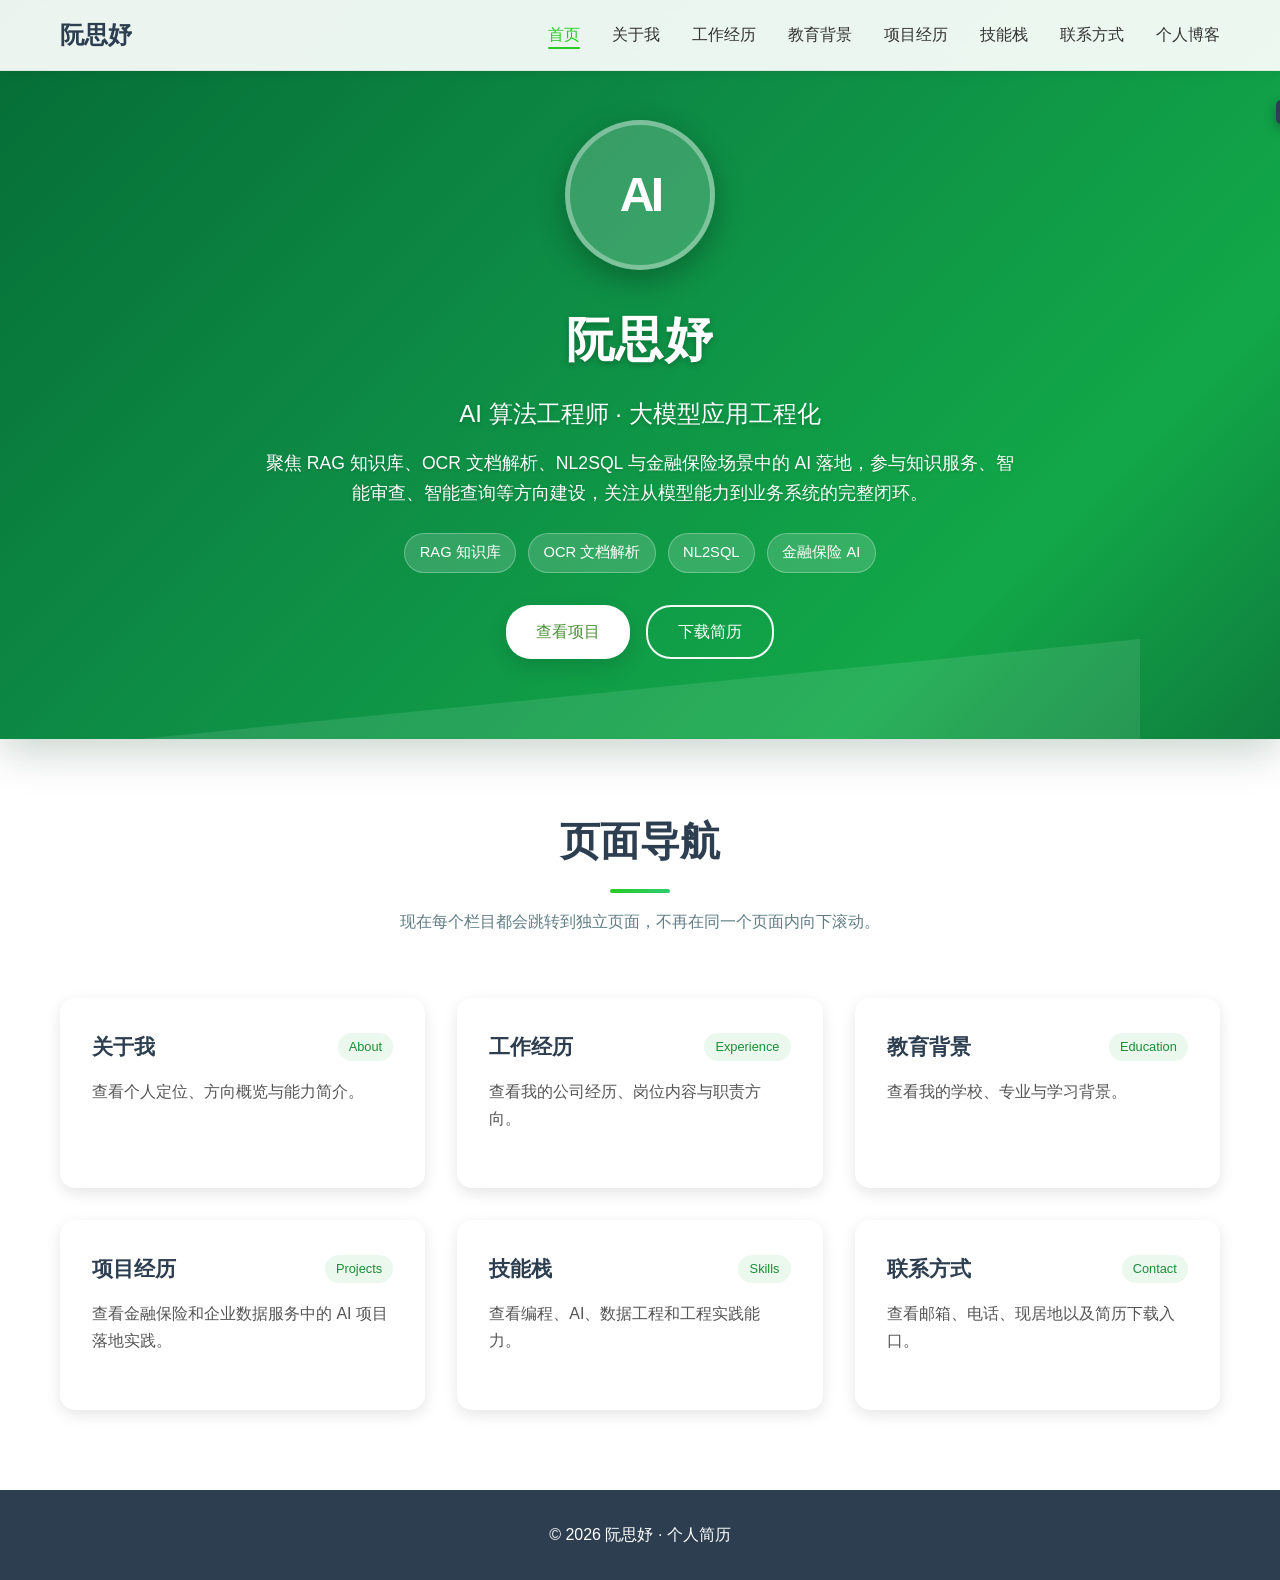
<file: index.html>
<!DOCTYPE html>
<html lang="zh-CN">
<head>
    <meta charset="UTF-8">
    <meta name="viewport" content="width=device-width, initial-scale=1.0">
    <title>阮思妤 - 个人简历</title>
    <meta name="description" content="阮思妤：AI 算法工程师，聚焦 RAG、OCR、NL2SQL、大模型应用工程化与金融保险业务场景。">
    <link rel="stylesheet" href="styles.css">
</head>
<body data-page="home">
    <nav class="navbar" aria-label="主导航">
        <div class="nav-content">
            <a class="logo" href="index.html">阮思妤</a>
            <ul class="nav-menu">
                <li><a href="index.html" data-page-link="home">首页</a></li>
                <li><a href="about.html" data-page-link="about">关于我</a></li>
                <li><a href="experience.html" data-page-link="experience">工作经历</a></li>
                <li><a href="education.html" data-page-link="education">教育背景</a></li>
                <li><a href="projects.html" data-page-link="projects">项目经历</a></li>
                <li><a href="skills.html" data-page-link="skills">技能栈</a></li>
                <li><a href="contact.html" data-page-link="contact">联系方式</a></li>
                <li><a href="https://raarua.github.io/" data-page-link="blog" target="_blank" rel="noopener noreferrer">个人博客</a></li>
            </ul>
            <button class="hamburger" type="button" aria-label="打开导航菜单" aria-expanded="false">
                <span></span>
                <span></span>
                <span></span>
            </button>
        </div>
    </nav>

    <header class="hero home-hero">
        <div class="container hero-content">
            <div class="profile-badge">AI</div>
            <h1>阮思妤</h1>
            <p class="title">AI 算法工程师 · 大模型应用工程化</p>
            <p class="description">
                聚焦 RAG 知识库、OCR 文档解析、NL2SQL 与金融保险场景中的 AI 落地，参与知识服务、智能审查、智能查询等方向建设，关注从模型能力到业务系统的完整闭环。
            </p>
            <div class="hero-tags">
                <span>RAG 知识库</span>
                <span>OCR 文档解析</span>
                <span>NL2SQL</span>
                <span>金融保险 AI</span>
            </div>
            <div class="hero-buttons">
                <a href="projects.html" class="btn primary">查看项目</a>
                <a href="阮思妤-简历.pdf" class="btn secondary" target="_blank" rel="noopener">下载简历</a>
            </div>
        </div>
    </header>

    <main>
        <section class="section page-overview-section">
            <div class="container">
                <div class="section-header reveal">
                    <h2>页面导航</h2>
                    <div class="line"></div>
                    <p class="section-intro">现在每个栏目都会跳转到独立页面，不再在同一个页面内向下滚动。</p>
                </div>
                <div class="projects-grid overview-grid">
                    <a class="project-card reveal overview-card" href="about.html">
                        <div class="project-header">
                            <h3>关于我</h3>
                            <span class="project-mark">About</span>
                        </div>
                        <p class="project-description">查看个人定位、方向概览与能力简介。</p>
                    </a>
                    <a class="project-card reveal overview-card" href="experience.html">
                        <div class="project-header">
                            <h3>工作经历</h3>
                            <span class="project-mark">Experience</span>
                        </div>
                        <p class="project-description">查看我的公司经历、岗位内容与职责方向。</p>
                    </a>
                    <a class="project-card reveal overview-card" href="education.html">
                        <div class="project-header">
                            <h3>教育背景</h3>
                            <span class="project-mark">Education</span>
                        </div>
                        <p class="project-description">查看我的学校、专业与学习背景。</p>
                    </a>
                    <a class="project-card reveal overview-card" href="projects.html">
                        <div class="project-header">
                            <h3>项目经历</h3>
                            <span class="project-mark">Projects</span>
                        </div>
                        <p class="project-description">查看金融保险和企业数据服务中的 AI 项目落地实践。</p>
                    </a>
                    <a class="project-card reveal overview-card" href="skills.html">
                        <div class="project-header">
                            <h3>技能栈</h3>
                            <span class="project-mark">Skills</span>
                        </div>
                        <p class="project-description">查看编程、AI、数据工程和工程实践能力。</p>
                    </a>
                    <a class="project-card reveal overview-card" href="contact.html">
                        <div class="project-header">
                            <h3>联系方式</h3>
                            <span class="project-mark">Contact</span>
                        </div>
                        <p class="project-description">查看邮箱、电话、现居地以及简历下载入口。</p>
                    </a>
                </div>
            </div>
        </section>
    </main>

    <footer class="footer">
        <p>© 2026 阮思妤 · 个人简历</p>
    </footer>

    <button class="back-to-top" type="button" aria-label="返回顶部">↑</button>
    <div class="toast" role="status" aria-live="polite"></div>

    <script src="script.js"></script>
</body>
</html>
</file>
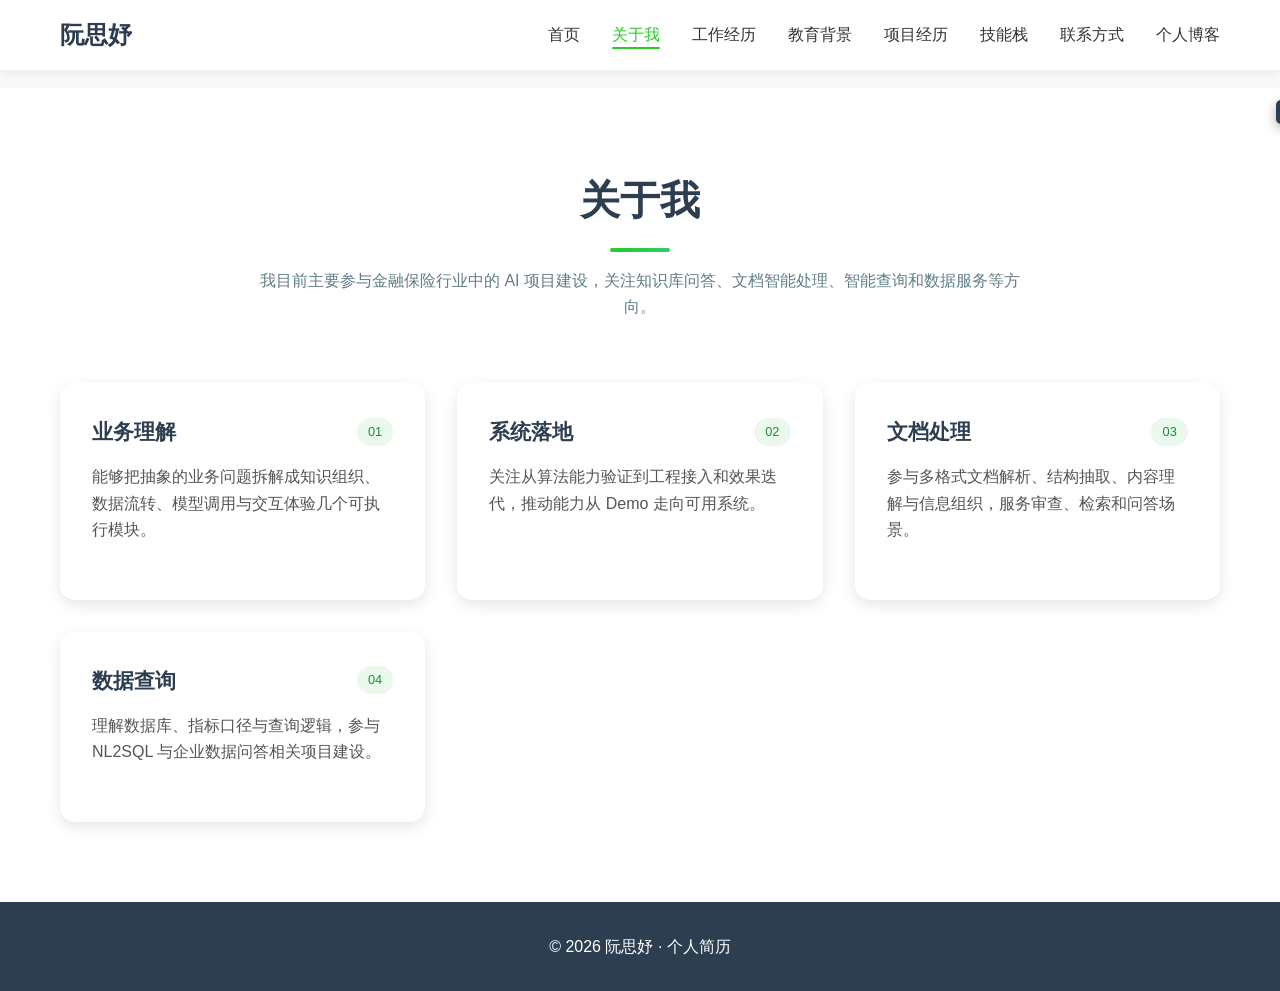
<file: about.html>
<!DOCTYPE html>
<html lang="zh-CN">
<head>
    <meta charset="UTF-8">
    <meta name="viewport" content="width=device-width, initial-scale=1.0">
    <title>关于我 - 阮思妤</title>
    <meta name="description" content="阮思妤的个人简介与能力概览。">
    <link rel="stylesheet" href="styles.css">
</head>
<body data-page="about">
    <nav class="navbar" aria-label="主导航">
        <div class="nav-content">
            <a class="logo" href="index.html">阮思妤</a>
            <ul class="nav-menu">
                <li><a href="index.html" data-page-link="home">首页</a></li>
                <li><a href="about.html" data-page-link="about">关于我</a></li>
                <li><a href="experience.html" data-page-link="experience">工作经历</a></li>
                <li><a href="education.html" data-page-link="education">教育背景</a></li>
                <li><a href="projects.html" data-page-link="projects">项目经历</a></li>
                <li><a href="skills.html" data-page-link="skills">技能栈</a></li>
                <li><a href="contact.html" data-page-link="contact">联系方式</a></li>
                <li><a href="https://raarua.github.io/" data-page-link="blog" target="_blank" rel="noopener noreferrer">个人博客</a></li>
            </ul>
            <button class="hamburger" type="button" aria-label="打开导航菜单" aria-expanded="false">
                <span></span>
                <span></span>
                <span></span>
            </button>
        </div>
    </nav>

    <main class="inner-page-main">
        <section class="section inner-page-section">
            <div class="container">
                <div class="section-header reveal">
                    <h2>关于我</h2>
                    <div class="line"></div>
                    <p class="section-intro">我目前主要参与金融保险行业中的 AI 项目建设，关注知识库问答、文档智能处理、智能查询和数据服务等方向。</p>
                </div>
                <div class="projects-grid">
                    <article class="project-card reveal">
                        <div class="project-header">
                            <h3>业务理解</h3>
                            <span class="project-mark">01</span>
                        </div>
                        <p class="project-description">能够把抽象的业务问题拆解成知识组织、数据流转、模型调用与交互体验几个可执行模块。</p>
                    </article>
                    <article class="project-card reveal">
                        <div class="project-header">
                            <h3>系统落地</h3>
                            <span class="project-mark">02</span>
                        </div>
                        <p class="project-description">关注从算法能力验证到工程接入和效果迭代，推动能力从 Demo 走向可用系统。</p>
                    </article>
                    <article class="project-card reveal">
                        <div class="project-header">
                            <h3>文档处理</h3>
                            <span class="project-mark">03</span>
                        </div>
                        <p class="project-description">参与多格式文档解析、结构抽取、内容理解与信息组织，服务审查、检索和问答场景。</p>
                    </article>
                    <article class="project-card reveal">
                        <div class="project-header">
                            <h3>数据查询</h3>
                            <span class="project-mark">04</span>
                        </div>
                        <p class="project-description">理解数据库、指标口径与查询逻辑，参与 NL2SQL 与企业数据问答相关项目建设。</p>
                    </article>
                </div>
            </div>
        </section>
    </main>

    <footer class="footer">
        <p>© 2026 阮思妤 · 个人简历</p>
    </footer>

    <button class="back-to-top" type="button" aria-label="返回顶部">↑</button>
    <div class="toast" role="status" aria-live="polite"></div>

    <script src="script.js"></script>
</body>
</html>
</file>
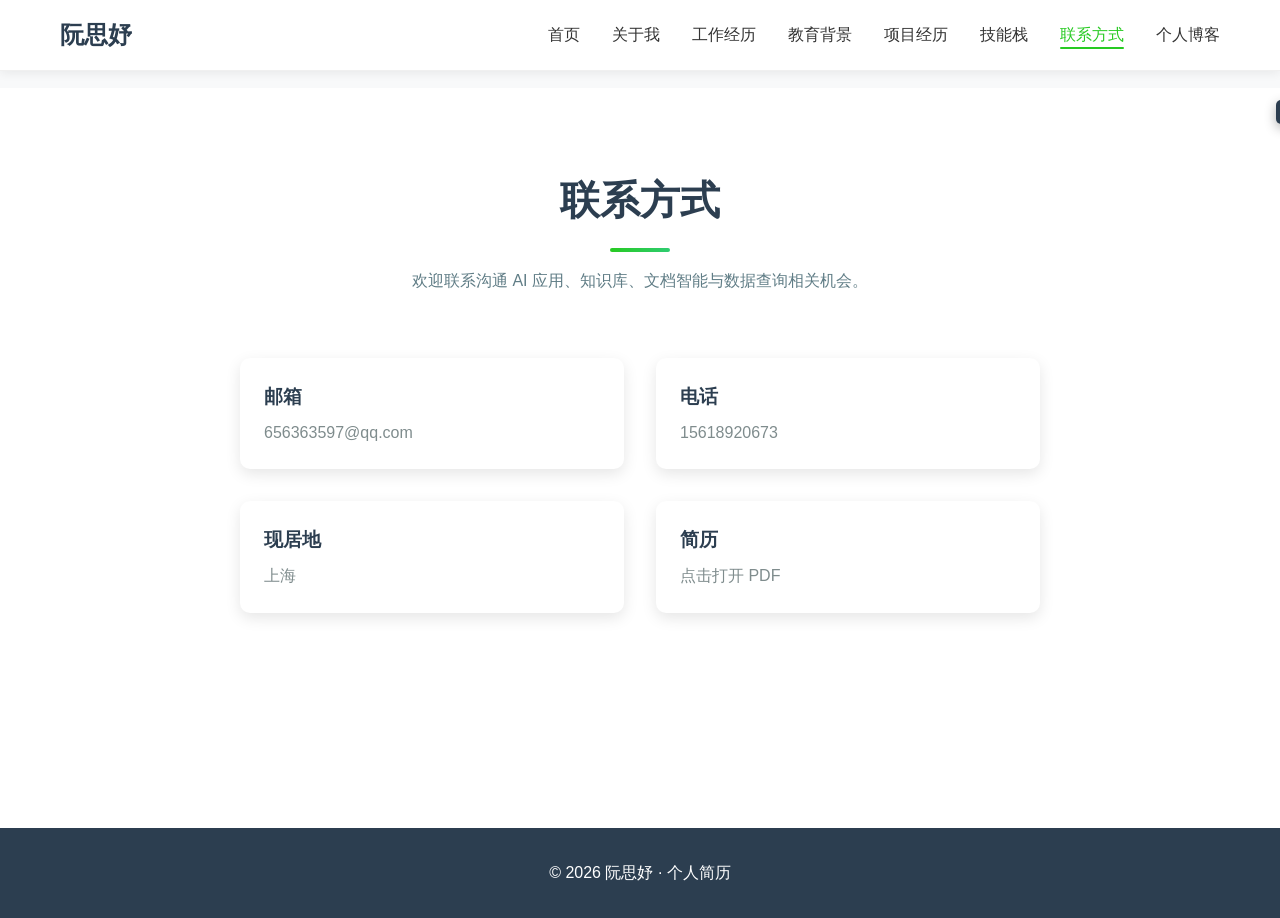
<file: contact.html>
<!DOCTYPE html>
<html lang="zh-CN">
<head>
    <meta charset="UTF-8">
    <meta name="viewport" content="width=device-width, initial-scale=1.0">
    <title>联系方式 - 阮思妤</title>
    <meta name="description" content="阮思妤的联系方式。">
    <link rel="stylesheet" href="styles.css">
</head>
<body data-page="contact">
    <nav class="navbar" aria-label="主导航">
        <div class="nav-content">
            <a class="logo" href="index.html">阮思妤</a>
            <ul class="nav-menu">
                <li><a href="index.html" data-page-link="home">首页</a></li>
                <li><a href="about.html" data-page-link="about">关于我</a></li>
                <li><a href="experience.html" data-page-link="experience">工作经历</a></li>
                <li><a href="education.html" data-page-link="education">教育背景</a></li>
                <li><a href="projects.html" data-page-link="projects">项目经历</a></li>
                <li><a href="skills.html" data-page-link="skills">技能栈</a></li>
                <li><a href="contact.html" data-page-link="contact">联系方式</a></li>
                <li><a href="https://raarua.github.io/" data-page-link="blog" target="_blank" rel="noopener noreferrer">个人博客</a></li>
            </ul>
            <button class="hamburger" type="button" aria-label="打开导航菜单" aria-expanded="false">
                <span></span>
                <span></span>
                <span></span>
            </button>
        </div>
    </nav>

    <main class="inner-page-main">
        <section class="section inner-page-section">
            <div class="container">
                <div class="section-header reveal">
                    <h2>联系方式</h2>
                    <div class="line"></div>
                    <p class="section-intro">欢迎联系沟通 AI 应用、知识库、文档智能与数据查询相关机会。</p>
                </div>
                <div class="contact-container">
                    <div class="contact-info">
                        <button class="contact-item reveal" type="button" data-copy="656363597@qq.com">
                            <div>
                                <h3>邮箱</h3>
                                <p>656363597@qq.com</p>
                            </div>
                        </button>
                        <button class="contact-item reveal" type="button" data-copy="15618920673">
                            <div>
                                <h3>电话</h3>
                                <p>15618920673</p>
                            </div>
                        </button>
                        <button class="contact-item reveal" type="button" data-copy="上海">
                            <div>
                                <h3>现居地</h3>
                                <p>上海</p>
                            </div>
                        </button>
                        <a class="contact-item reveal" href="阮思妤-简历.pdf" target="_blank" rel="noopener">
                            <div>
                                <h3>简历</h3>
                                <p>点击打开 PDF</p>
                            </div>
                        </a>
                    </div>
                </div>
            </div>
        </section>
    </main>

    <footer class="footer">
        <p>© 2026 阮思妤 · 个人简历</p>
    </footer>

    <button class="back-to-top" type="button" aria-label="返回顶部">↑</button>
    <div class="toast" role="status" aria-live="polite"></div>

    <script src="script.js"></script>
</body>
</html>
</file>
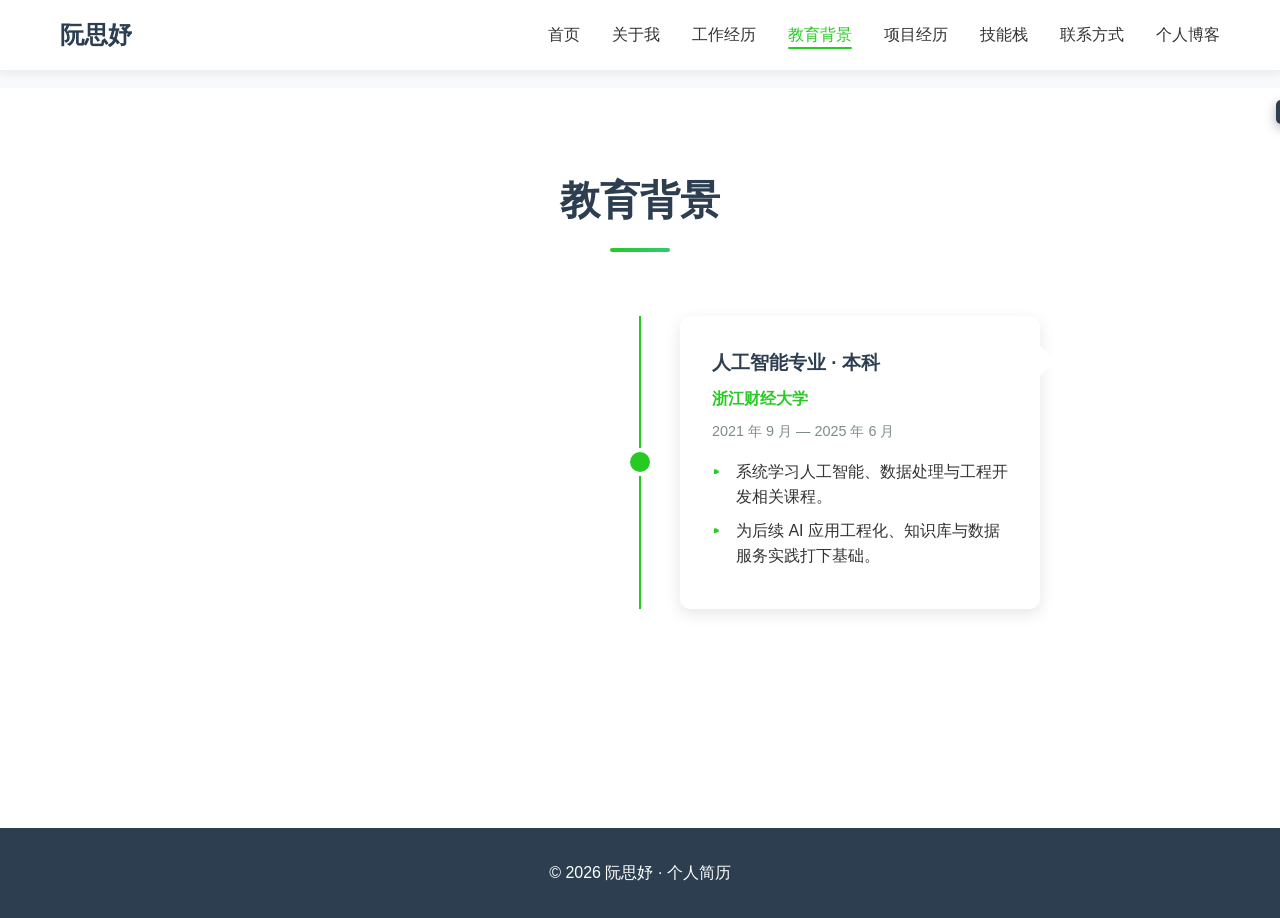
<file: education.html>
<!DOCTYPE html>
<html lang="zh-CN">
<head>
    <meta charset="UTF-8">
    <meta name="viewport" content="width=device-width, initial-scale=1.0">
    <title>教育背景 - 阮思妤</title>
    <meta name="description" content="阮思妤的教育背景。">
    <link rel="stylesheet" href="styles.css">
</head>
<body data-page="education">
    <nav class="navbar" aria-label="主导航">
        <div class="nav-content">
            <a class="logo" href="index.html">阮思妤</a>
            <ul class="nav-menu">
                <li><a href="index.html" data-page-link="home">首页</a></li>
                <li><a href="about.html" data-page-link="about">关于我</a></li>
                <li><a href="experience.html" data-page-link="experience">工作经历</a></li>
                <li><a href="education.html" data-page-link="education">教育背景</a></li>
                <li><a href="projects.html" data-page-link="projects">项目经历</a></li>
                <li><a href="skills.html" data-page-link="skills">技能栈</a></li>
                <li><a href="contact.html" data-page-link="contact">联系方式</a></li>
                <li><a href="https://raarua.github.io/" data-page-link="blog" target="_blank" rel="noopener noreferrer">个人博客</a></li>
            </ul>
            <button class="hamburger" type="button" aria-label="打开导航菜单" aria-expanded="false">
                <span></span>
                <span></span>
                <span></span>
            </button>
        </div>
    </nav>

    <main class="inner-page-main">
        <section class="section inner-page-section">
            <div class="container">
                <div class="section-header reveal">
                    <h2>教育背景</h2>
                    <div class="line"></div>
                </div>
                <div class="timeline reveal">
                    <article class="timeline-item">
                        <span class="timeline-dot"></span>
                        <div class="timeline-content">
                            <h3>人工智能专业 · 本科</h3>
                            <p class="company">浙江财经大学</p>
                            <p class="duration">2021 年 9 月 — 2025 年 6 月</p>
                            <ul>
                                <li>系统学习人工智能、数据处理与工程开发相关课程。</li>
                                <li>为后续 AI 应用工程化、知识库与数据服务实践打下基础。</li>
                            </ul>
                        </div>
                    </article>
                </div>
            </div>
        </section>
    </main>

    <footer class="footer">
        <p>© 2026 阮思妤 · 个人简历</p>
    </footer>

    <button class="back-to-top" type="button" aria-label="返回顶部">↑</button>
    <div class="toast" role="status" aria-live="polite"></div>

    <script src="script.js"></script>
</body>
</html>
</file>
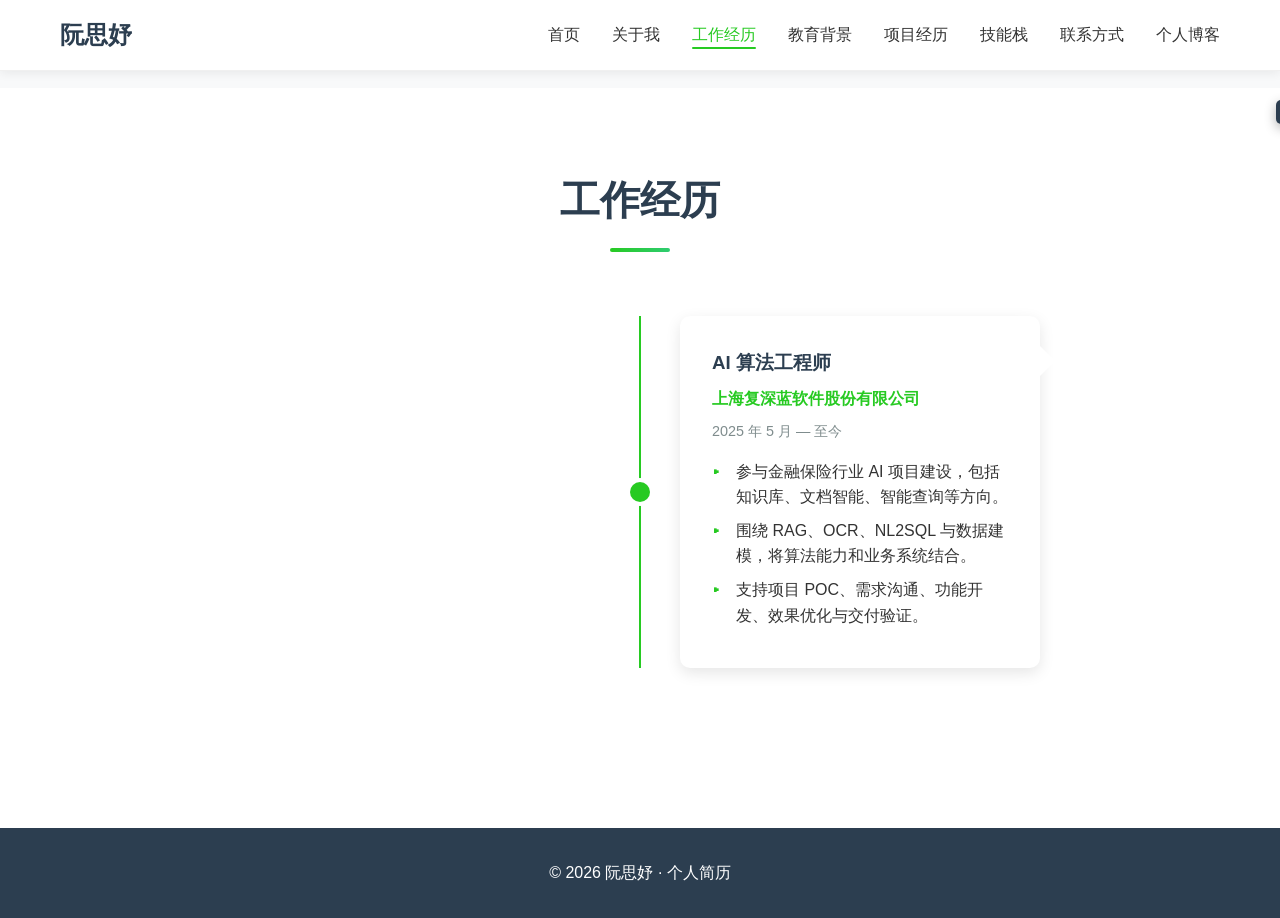
<file: experience.html>
<!DOCTYPE html>
<html lang="zh-CN">
<head>
    <meta charset="UTF-8">
    <meta name="viewport" content="width=device-width, initial-scale=1.0">
    <title>工作经历 - 阮思妤</title>
    <meta name="description" content="阮思妤的工作经历。">
    <link rel="stylesheet" href="styles.css">
</head>
<body data-page="experience">
    <nav class="navbar" aria-label="主导航">
        <div class="nav-content">
            <a class="logo" href="index.html">阮思妤</a>
            <ul class="nav-menu">
                <li><a href="index.html" data-page-link="home">首页</a></li>
                <li><a href="about.html" data-page-link="about">关于我</a></li>
                <li><a href="experience.html" data-page-link="experience">工作经历</a></li>
                <li><a href="education.html" data-page-link="education">教育背景</a></li>
                <li><a href="projects.html" data-page-link="projects">项目经历</a></li>
                <li><a href="skills.html" data-page-link="skills">技能栈</a></li>
                <li><a href="contact.html" data-page-link="contact">联系方式</a></li>
                <li><a href="https://raarua.github.io/" data-page-link="blog" target="_blank" rel="noopener noreferrer">个人博客</a></li>
            </ul>
            <button class="hamburger" type="button" aria-label="打开导航菜单" aria-expanded="false">
                <span></span>
                <span></span>
                <span></span>
            </button>
        </div>
    </nav>

    <main class="inner-page-main">
        <section class="section inner-page-section">
            <div class="container">
                <div class="section-header reveal">
                    <h2>工作经历</h2>
                    <div class="line"></div>
                </div>
                <div class="timeline reveal">
                    <article class="timeline-item">
                        <span class="timeline-dot"></span>
                        <div class="timeline-content">
                            <h3>AI 算法工程师</h3>
                            <p class="company">上海复深蓝软件股份有限公司</p>
                            <p class="duration">2025 年 5 月 — 至今</p>
                            <ul>
                                <li>参与金融保险行业 AI 项目建设，包括知识库、文档智能、智能查询等方向。</li>
                                <li>围绕 RAG、OCR、NL2SQL 与数据建模，将算法能力和业务系统结合。</li>
                                <li>支持项目 POC、需求沟通、功能开发、效果优化与交付验证。</li>
                            </ul>
                        </div>
                    </article>
                </div>
            </div>
        </section>
    </main>

    <footer class="footer">
        <p>© 2026 阮思妤 · 个人简历</p>
    </footer>

    <button class="back-to-top" type="button" aria-label="返回顶部">↑</button>
    <div class="toast" role="status" aria-live="polite"></div>

    <script src="script.js"></script>
</body>
</html>
</file>
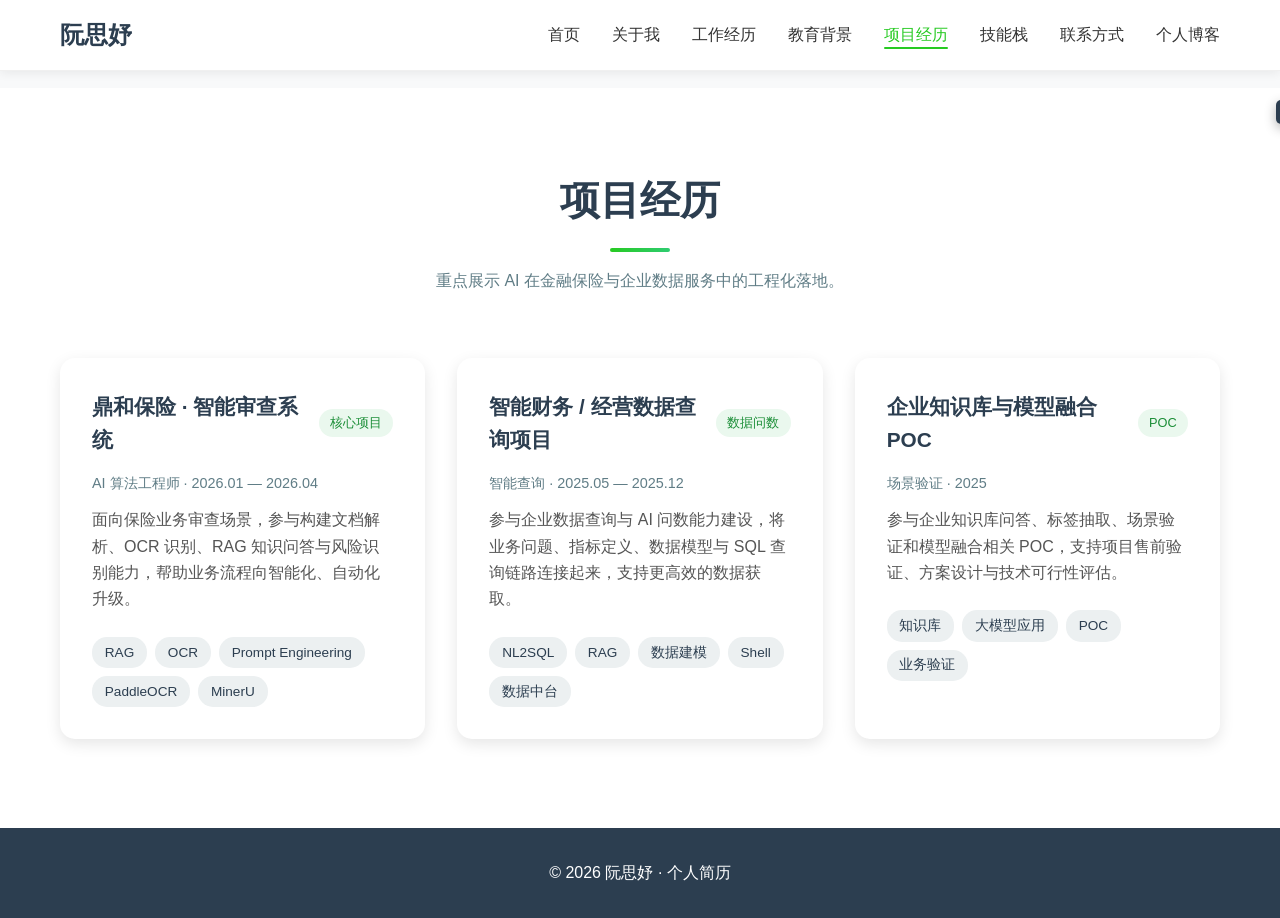
<file: projects.html>
<!DOCTYPE html>
<html lang="zh-CN">
<head>
    <meta charset="UTF-8">
    <meta name="viewport" content="width=device-width, initial-scale=1.0">
    <title>项目经历 - 阮思妤</title>
    <meta name="description" content="阮思妤的项目经历。">
    <link rel="stylesheet" href="styles.css">
</head>
<body data-page="projects">
    <nav class="navbar" aria-label="主导航">
        <div class="nav-content">
            <a class="logo" href="index.html">阮思妤</a>
            <ul class="nav-menu">
                <li><a href="index.html" data-page-link="home">首页</a></li>
                <li><a href="about.html" data-page-link="about">关于我</a></li>
                <li><a href="experience.html" data-page-link="experience">工作经历</a></li>
                <li><a href="education.html" data-page-link="education">教育背景</a></li>
                <li><a href="projects.html" data-page-link="projects">项目经历</a></li>
                <li><a href="skills.html" data-page-link="skills">技能栈</a></li>
                <li><a href="contact.html" data-page-link="contact">联系方式</a></li>
                <li><a href="https://raarua.github.io/" data-page-link="blog" target="_blank" rel="noopener noreferrer">个人博客</a></li>
            </ul>
            <button class="hamburger" type="button" aria-label="打开导航菜单" aria-expanded="false">
                <span></span>
                <span></span>
                <span></span>
            </button>
        </div>
    </nav>

    <main class="inner-page-main">
        <section class="section inner-page-section">
            <div class="container">
                <div class="section-header reveal">
                    <h2>项目经历</h2>
                    <div class="line"></div>
                    <p class="section-intro">重点展示 AI 在金融保险与企业数据服务中的工程化落地。</p>
                </div>
                <div class="projects-grid">
                    <article class="project-card reveal">
                        <div class="project-header">
                            <h3>鼎和保险 · 智能审查系统</h3>
                            <span class="project-mark">核心项目</span>
                        </div>
                        <p class="project-meta">AI 算法工程师 · 2026.01 — 2026.04</p>
                        <p class="project-description">面向保险业务审查场景，参与构建文档解析、OCR 识别、RAG 知识问答与风险识别能力，帮助业务流程向智能化、自动化升级。</p>
                        <div class="project-tech">
                            <span class="tech-tag">RAG</span>
                            <span class="tech-tag">OCR</span>
                            <span class="tech-tag">Prompt Engineering</span>
                            <span class="tech-tag">PaddleOCR</span>
                            <span class="tech-tag">MinerU</span>
                        </div>
                    </article>
                    <article class="project-card reveal">
                        <div class="project-header">
                            <h3>智能财务 / 经营数据查询项目</h3>
                            <span class="project-mark">数据问数</span>
                        </div>
                        <p class="project-meta">智能查询 · 2025.05 — 2025.12</p>
                        <p class="project-description">参与企业数据查询与 AI 问数能力建设，将业务问题、指标定义、数据模型与 SQL 查询链路连接起来，支持更高效的数据获取。</p>
                        <div class="project-tech">
                            <span class="tech-tag">NL2SQL</span>
                            <span class="tech-tag">RAG</span>
                            <span class="tech-tag">数据建模</span>
                            <span class="tech-tag">Shell</span>
                            <span class="tech-tag">数据中台</span>
                        </div>
                    </article>
                    <article class="project-card reveal">
                        <div class="project-header">
                            <h3>企业知识库与模型融合 POC</h3>
                            <span class="project-mark">POC</span>
                        </div>
                        <p class="project-meta">场景验证 · 2025</p>
                        <p class="project-description">参与企业知识库问答、标签抽取、场景验证和模型融合相关 POC，支持项目售前验证、方案设计与技术可行性评估。</p>
                        <div class="project-tech">
                            <span class="tech-tag">知识库</span>
                            <span class="tech-tag">大模型应用</span>
                            <span class="tech-tag">POC</span>
                            <span class="tech-tag">业务验证</span>
                        </div>
                    </article>
                </div>
            </div>
        </section>
    </main>

    <footer class="footer">
        <p>© 2026 阮思妤 · 个人简历</p>
    </footer>

    <button class="back-to-top" type="button" aria-label="返回顶部">↑</button>
    <div class="toast" role="status" aria-live="polite"></div>

    <script src="script.js"></script>
</body>
</html>
</file>
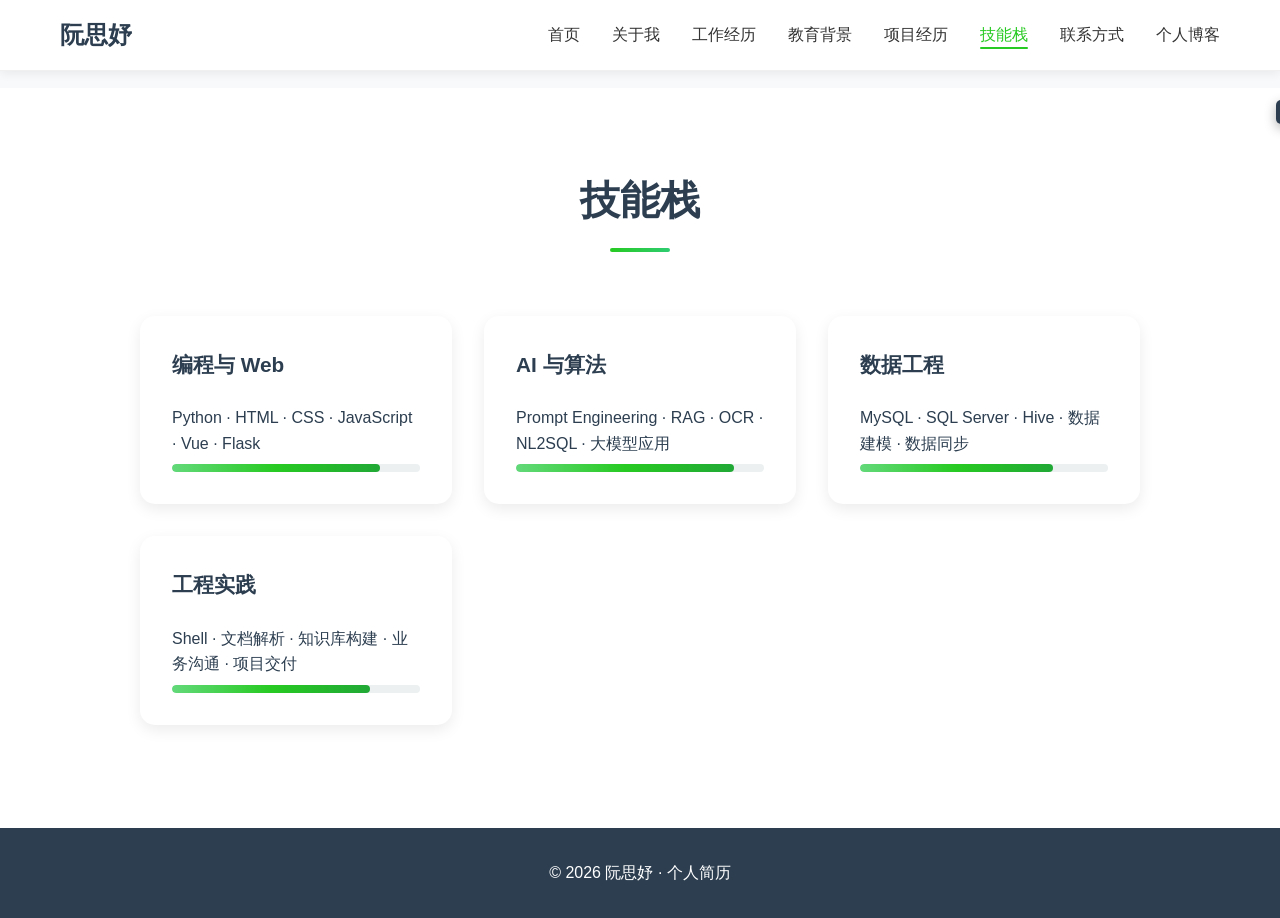
<file: skills.html>
<!DOCTYPE html>
<html lang="zh-CN">
<head>
    <meta charset="UTF-8">
    <meta name="viewport" content="width=device-width, initial-scale=1.0">
    <title>技能栈 - 阮思妤</title>
    <meta name="description" content="阮思妤的技能栈。">
    <link rel="stylesheet" href="styles.css">
</head>
<body data-page="skills">
    <nav class="navbar" aria-label="主导航">
        <div class="nav-content">
            <a class="logo" href="index.html">阮思妤</a>
            <ul class="nav-menu">
                <li><a href="index.html" data-page-link="home">首页</a></li>
                <li><a href="about.html" data-page-link="about">关于我</a></li>
                <li><a href="experience.html" data-page-link="experience">工作经历</a></li>
                <li><a href="education.html" data-page-link="education">教育背景</a></li>
                <li><a href="projects.html" data-page-link="projects">项目经历</a></li>
                <li><a href="skills.html" data-page-link="skills">技能栈</a></li>
                <li><a href="contact.html" data-page-link="contact">联系方式</a></li>
                <li><a href="https://raarua.github.io/" data-page-link="blog" target="_blank" rel="noopener noreferrer">个人博客</a></li>
            </ul>
            <button class="hamburger" type="button" aria-label="打开导航菜单" aria-expanded="false">
                <span></span>
                <span></span>
                <span></span>
            </button>
        </div>
    </nav>

    <main class="inner-page-main">
        <section class="section inner-page-section">
            <div class="container">
                <div class="section-header reveal">
                    <h2>技能栈</h2>
                    <div class="line"></div>
                </div>
                <div class="skills-container">
                    <div class="skills-category reveal">
                        <h3>编程与 Web</h3>
                        <div class="skills-list">
                            <div class="skill-item">
                                <span>Python · HTML · CSS · JavaScript · Vue · Flask</span>
                                <div class="skill-bar"><div class="skill-progress" data-progress="84"></div></div>
                            </div>
                        </div>
                    </div>
                    <div class="skills-category reveal">
                        <h3>AI 与算法</h3>
                        <div class="skills-list">
                            <div class="skill-item">
                                <span>Prompt Engineering · RAG · OCR · NL2SQL · 大模型应用</span>
                                <div class="skill-bar"><div class="skill-progress" data-progress="88"></div></div>
                            </div>
                        </div>
                    </div>
                    <div class="skills-category reveal">
                        <h3>数据工程</h3>
                        <div class="skills-list">
                            <div class="skill-item">
                                <span>MySQL · SQL Server · Hive · 数据建模 · 数据同步</span>
                                <div class="skill-bar"><div class="skill-progress" data-progress="78"></div></div>
                            </div>
                        </div>
                    </div>
                    <div class="skills-category reveal">
                        <h3>工程实践</h3>
                        <div class="skills-list">
                            <div class="skill-item">
                                <span>Shell · 文档解析 · 知识库构建 · 业务沟通 · 项目交付</span>
                                <div class="skill-bar"><div class="skill-progress" data-progress="80"></div></div>
                            </div>
                        </div>
                    </div>
                </div>
            </div>
        </section>
    </main>

    <footer class="footer">
        <p>© 2026 阮思妤 · 个人简历</p>
    </footer>

    <button class="back-to-top" type="button" aria-label="返回顶部">↑</button>
    <div class="toast" role="status" aria-live="polite"></div>

    <script src="script.js"></script>
</body>
</html>
</file>
<file: styles.css>
* {
    margin: 0;
    padding: 0;
    box-sizing: border-box;
}

html {
    scroll-behavior: smooth;
}

body {
    font-family: Arial, "Microsoft YaHei", sans-serif;
    line-height: 1.6;
    color: #333;
    background-color: #f8f9fa;
}

body.menu-open {
    overflow: hidden;
}

.container {
    max-width: 1200px;
    margin: 0 auto;
    padding: 0 20px;
}

.navbar {
    position: fixed;
    top: 0;
    width: 100%;
    background: rgba(255, 255, 255, 0.92);
    backdrop-filter: blur(12px);
    z-index: 1000;
    padding: 1rem 0;
    border-bottom: 1px solid rgba(0, 0, 0, 0.06);
    box-shadow: 0 2px 10px rgba(0, 0, 0, 0.07);
}

.nav-content {
    display: flex;
    justify-content: space-between;
    align-items: center;
    max-width: 1200px;
    margin: 0 auto;
    padding: 0 20px;
}

.logo {
    font-size: 1.5rem;
    font-weight: bold;
    color: #2c3e50;
    text-decoration: none;
}

.nav-menu {
    display: flex;
    list-style: none;
    gap: 2rem;
}

.nav-menu a {
    text-decoration: none;
    color: #333;
    font-weight: 500;
    transition: color 0.3s ease;
    position: relative;
}

.nav-menu a:hover,
.nav-menu a.active {
    color: #27ca22;
}

.nav-menu a.active::after {
    content: "";
    position: absolute;
    left: 0;
    bottom: -6px;
    width: 100%;
    height: 2px;
    background: #27ca22;
    border-radius: 999px;
}

.hamburger {
    display: none;
    flex-direction: column;
    cursor: pointer;
    background: transparent;
    border: 0;
}

.hamburger span {
    width: 25px;
    height: 3px;
    background: #333;
    margin: 3px 0;
    transition: 0.3s;
}

.hero {
    padding: 120px 0 80px;
    text-align: center;
    background: linear-gradient(135deg, #056c35 0%, #0d8b45 40%, #12a848 78%, #0e7d3d 100%);
    color: white;
    position: relative;
    box-shadow: 0 12px 40px rgba(0, 60, 30, 0.22);
}

.hero::before {
    content: "";
    position: absolute;
    top: 0;
    left: 0;
    right: 0;
    bottom: 0;
    background: url("data:image/svg+xml,<svg xmlns='http://www.w3.org/2000/svg' viewBox='0 0 1000 100' fill='rgba(255,255,255,0.1)'><polygon points='0,100 1000,0 1000,100'/></svg>") no-repeat bottom;
    background-size: 100% 100px;
    pointer-events: none;
}

.hero-content {
    position: relative;
    z-index: 1;
}

.home-hero {
    min-height: 72vh;
    display: flex;
    align-items: center;
}

.profile-badge {
    width: 150px;
    height: 150px;
    margin: 0 auto 2rem;
    border-radius: 50%;
    display: grid;
    place-items: center;
    font-size: 3rem;
    font-weight: 800;
    letter-spacing: -0.08em;
    border: 5px solid rgba(255, 255, 255, 0.35);
    box-shadow: 0 10px 30px rgba(0, 0, 0, 0.28);
    background: rgba(255, 255, 255, 0.18);
}

.hero h1 {
    font-size: 3rem;
    margin-bottom: 1rem;
    animation: fadeInUp 1s ease-out;
    letter-spacing: 0.03em;
    text-shadow: 0 2px 6px rgba(0, 0, 0, 0.25);
}

.hero .title {
    font-size: 1.5rem;
    margin-bottom: 1rem;
    opacity: 0.95;
    animation: fadeInUp 1s ease-out 0.2s both;
    text-shadow: 0 2px 4px rgba(0, 0, 0, 0.2);
}

.hero .description {
    font-size: 1.1rem;
    max-width: 760px;
    margin: 0 auto 1.5rem;
    opacity: 0.92;
    animation: fadeInUp 1s ease-out 0.4s both;
    text-shadow: 0 1px 3px rgba(0, 0, 0, 0.18);
    line-height: 1.7;
}

.hero-tags {
    display: flex;
    justify-content: center;
    flex-wrap: wrap;
    gap: 0.75rem;
    margin: 0 auto 2rem;
    max-width: 760px;
}

.hero-tags span {
    padding: 0.45rem 0.9rem;
    border-radius: 999px;
    background: rgba(255, 255, 255, 0.16);
    border: 1px solid rgba(255, 255, 255, 0.28);
    font-size: 0.92rem;
}

.hero-buttons {
    display: flex;
    gap: 1rem;
    justify-content: center;
    animation: fadeInUp 1s ease-out 0.6s both;
}

.btn {
    padding: 12px 30px;
    text-decoration: none;
    border-radius: 25px;
    font-weight: 500;
    transition: all 0.3s ease;
    display: inline-flex;
    align-items: center;
    gap: 0.5rem;
}

.btn.primary {
    background: #fff;
    color: #277c14d4;
    box-shadow: 0 8px 20px rgba(0, 0, 0, 0.12);
}

.btn.primary:hover {
    background: #f8f9fa;
    transform: translateY(-2px);
    box-shadow: 0 12px 28px rgba(0, 0, 0, 0.15);
}

.btn.secondary {
    background: transparent;
    color: #fff;
    border: 2px solid rgba(255, 255, 255, 0.95);
}

.btn.secondary:hover {
    background: #fff;
    color: #27ca22;
    transform: translateY(-2px);
    box-shadow: 0 10px 24px rgba(0, 0, 0, 0.12);
}

.section {
    padding: 80px 0;
    background: white;
}

.section:nth-of-type(even) {
    background: #f8f9fa;
}

.inner-page-main {
    padding-top: 88px;
}

.inner-page-section {
    min-height: calc(100vh - 160px);
}

.page-overview-section {
    padding-top: 70px;
}

.section-header {
    text-align: center;
    margin-bottom: 4rem;
}

.section-header h2 {
    font-size: 2.5rem;
    color: #2c3e50;
    margin-bottom: 1rem;
}

.section-intro {
    max-width: 760px;
    margin: 1rem auto 0;
    color: #607d86;
}

.line {
    width: 60px;
    height: 4px;
    background: linear-gradient(to right, #27ca22, #2ecc71);
    margin: 0 auto;
    border-radius: 2px;
}

.timeline {
    position: relative;
    max-width: 800px;
    margin: 0 auto;
}

.timeline::before {
    content: "";
    position: absolute;
    left: 50%;
    top: 0;
    bottom: 0;
    width: 2px;
    background: #27ca22;
    transform: translateX(-50%);
}

.timeline-item {
    position: relative;
    margin: 3rem 0;
    display: flex;
    align-items: center;
}

.timeline-item:nth-child(odd) {
    flex-direction: row-reverse;
}

.timeline-dot {
    width: 20px;
    height: 20px;
    background: #27ca22;
    border-radius: 50%;
    position: absolute;
    left: 50%;
    transform: translateX(-50%);
    z-index: 1;
    box-shadow: 0 0 0 4px #fff;
}

.timeline-content {
    background: white;
    padding: 2rem;
    border-radius: 10px;
    box-shadow: 0 5px 15px rgba(0, 0, 0, 0.1);
    width: 45%;
    position: relative;
}

.timeline-content::before {
    content: "";
    position: absolute;
    top: 30px;
    width: 0;
    height: 0;
    border: 15px solid transparent;
}

.timeline-item:nth-child(odd) .timeline-content::before {
    left: 100%;
    border-left-color: white;
}

.timeline-item:nth-child(even) .timeline-content::before {
    right: 100%;
    border-right-color: white;
}

.timeline-content h3 {
    color: #2c3e50;
    margin-bottom: 0.5rem;
}

.timeline-content .company {
    color: #27ca22;
    font-weight: bold;
    margin-bottom: 0.5rem;
}

.timeline-content .duration {
    color: #7f8c8d;
    font-size: 0.9rem;
    margin-bottom: 1rem;
}

.timeline-content ul {
    list-style: none;
}

.timeline-content li {
    position: relative;
    padding-left: 1.5rem;
    margin-bottom: 0.5rem;
}

.timeline-content li::before {
    content: "▸";
    position: absolute;
    left: 0;
    color: #27ca22;
    font-weight: bold;
}

.projects-grid {
    display: grid;
    grid-template-columns: repeat(auto-fit, minmax(300px, 1fr));
    gap: 2rem;
    margin-top: 2rem;
}

.project-card {
    background: white;
    border-radius: 15px;
    padding: 2rem;
    box-shadow: 0 5px 15px rgba(0, 0, 0, 0.1);
    transition: transform 0.3s ease, box-shadow 0.3s ease;
}

.project-card:hover {
    transform: translateY(-6px);
    box-shadow: 0 15px 35px rgba(0, 0, 0, 0.12);
}

.overview-card {
    color: inherit;
    text-decoration: none;
}

.project-header {
    display: flex;
    justify-content: space-between;
    align-items: center;
    gap: 1rem;
    margin-bottom: 1rem;
}

.project-header h3 {
    color: #2c3e50;
    font-size: 1.3rem;
}

.project-mark {
    color: #1b8e37;
    background: #eaf8ee;
    padding: 0.25rem 0.7rem;
    border-radius: 999px;
    font-size: 0.8rem;
    white-space: nowrap;
}

.project-meta {
    font-size: 0.9rem;
    color: #607d86;
    margin: 0 0 0.75rem;
}

.project-description {
    color: #555;
    margin-bottom: 1.5rem;
    line-height: 1.65;
}

.project-tech {
    display: flex;
    flex-wrap: wrap;
    gap: 0.5rem;
}

.tech-tag {
    background: #ecf0f1;
    color: #2c3e50;
    padding: 0.3rem 0.8rem;
    border-radius: 15px;
    font-size: 0.85rem;
    font-weight: 500;
}

.skills-container {
    display: grid;
    grid-template-columns: repeat(auto-fit, minmax(300px, 1fr));
    gap: 2rem;
    margin-top: 2rem;
    max-width: 1000px;
    margin-left: auto;
    margin-right: auto;
}

.skills-category {
    background: white;
    padding: 2rem;
    border-radius: 15px;
    box-shadow: 0 5px 15px rgba(0, 0, 0, 0.08);
}

.skills-category h3 {
    color: #2c3e50;
    margin-bottom: 1.5rem;
    font-size: 1.3rem;
}

.skill-item {
    margin-bottom: 1.5rem;
}

.skill-item:last-child {
    margin-bottom: 0;
}

.skill-item span {
    display: block;
    margin-bottom: 0.5rem;
    font-weight: 500;
    color: #2c3e50;
}

.skill-bar {
    width: 100%;
    height: 8px;
    background: #ecf0f1;
    border-radius: 4px;
    overflow: hidden;
}

.skill-progress {
    height: 100%;
    background: linear-gradient(to right, #63d97a, #27ca22, #21a836);
    border-radius: 4px;
    transition: width 1s ease-in-out;
    width: 0;
}

.contact-container {
    max-width: 800px;
    margin: 0 auto;
}

.contact-info {
    display: grid;
    grid-template-columns: repeat(auto-fit, minmax(250px, 1fr));
    gap: 2rem;
}

.contact-item {
    display: flex;
    align-items: center;
    gap: 1rem;
    padding: 1.5rem;
    background: white;
    border-radius: 10px;
    box-shadow: 0 5px 15px rgba(0, 0, 0, 0.1);
    transition: transform 0.3s ease;
    border: 0;
    text-align: left;
    width: 100%;
    color: inherit;
    text-decoration: none;
    font: inherit;
    cursor: pointer;
}

.contact-item:hover {
    transform: translateY(-3px);
}

.contact-item h3 {
    color: #2c3e50;
    margin-bottom: 0.5rem;
}

.contact-item p {
    color: #7f8c8d;
    word-break: break-all;
}

.footer {
    background: #2c3e50;
    color: white;
    text-align: center;
    padding: 2rem 0;
}

.back-to-top {
    position: fixed;
    bottom: 30px;
    right: 30px;
    width: 50px;
    height: 50px;
    background: linear-gradient(135deg, #25b86a 0%, #169c4a 100%);
    color: white;
    border: none;
    border-radius: 50%;
    cursor: pointer;
    display: flex;
    align-items: center;
    justify-content: center;
    font-size: 18px;
    z-index: 1000;
    transition: all 0.3s ease;
    box-shadow: 0 4px 12px rgba(30, 140, 65, 0.35);
    opacity: 0;
    pointer-events: none;
}

.back-to-top.visible {
    opacity: 1;
    pointer-events: auto;
}

.toast {
    position: fixed;
    top: 100px;
    right: 20px;
    background: #2c3e50;
    color: white;
    padding: 12px 20px;
    border-radius: 5px;
    z-index: 10000;
    font-size: 14px;
    box-shadow: 0 4px 12px rgba(0, 0, 0, 0.3);
    transform: translateX(140%);
    transition: transform 0.3s ease;
}

.toast.show {
    transform: translateX(0);
}

.reveal {
    opacity: 0;
    transform: translateY(40px);
    transition: opacity 0.6s ease, transform 0.6s ease;
}

.reveal.visible {
    opacity: 1;
    transform: translateY(0);
}

@keyframes fadeInUp {
    from {
        opacity: 0;
        transform: translateY(30px);
    }
    to {
        opacity: 1;
        transform: translateY(0);
    }
}

@media (max-width: 768px) {
    .hamburger {
        display: flex;
    }

    .nav-menu {
        display: none;
        position: absolute;
        top: 100%;
        left: 0;
        width: 100%;
        background: white;
        flex-direction: column;
        padding: 1rem 0;
        box-shadow: 0 2px 10px rgba(0, 0, 0, 0.1);
        gap: 0;
    }

    .nav-menu.active {
        display: flex;
    }

    .nav-menu li {
        padding: 0.75rem 20px;
    }

    .hero h1 {
        font-size: 2rem;
    }

    .hero .title {
        font-size: 1.2rem;
    }

    .hero-buttons {
        flex-direction: column;
        align-items: center;
    }

    .timeline::before {
        left: 20px;
    }

    .timeline-item,
    .timeline-item:nth-child(odd) {
        flex-direction: column;
        align-items: flex-start;
    }

    .timeline-dot {
        left: 20px;
        transform: translateX(-50%);
    }

    .timeline-content {
        width: calc(100% - 60px);
        margin-left: 60px;
    }

    .timeline-content::before,
    .timeline-item:nth-child(odd) .timeline-content::before,
    .timeline-item:nth-child(even) .timeline-content::before {
        left: -15px;
        right: auto;
        border-right-color: white;
        border-left-color: transparent;
    }

    .projects-grid,
    .skills-container,
    .contact-info {
        grid-template-columns: 1fr;
    }

    .section-header h2 {
        font-size: 2rem;
    }
}

@media (max-width: 480px) {
    .container {
        padding: 0 15px;
    }

    .hero {
        padding: 100px 0 60px;
    }

    .section {
        padding: 60px 0;
    }

    .project-card,
    .contact-item,
    .skills-category,
    .timeline-content {
        padding: 1.5rem;
    }

    .profile-badge {
        width: 120px;
        height: 120px;
        font-size: 2.3rem;
    }
}
</file>
